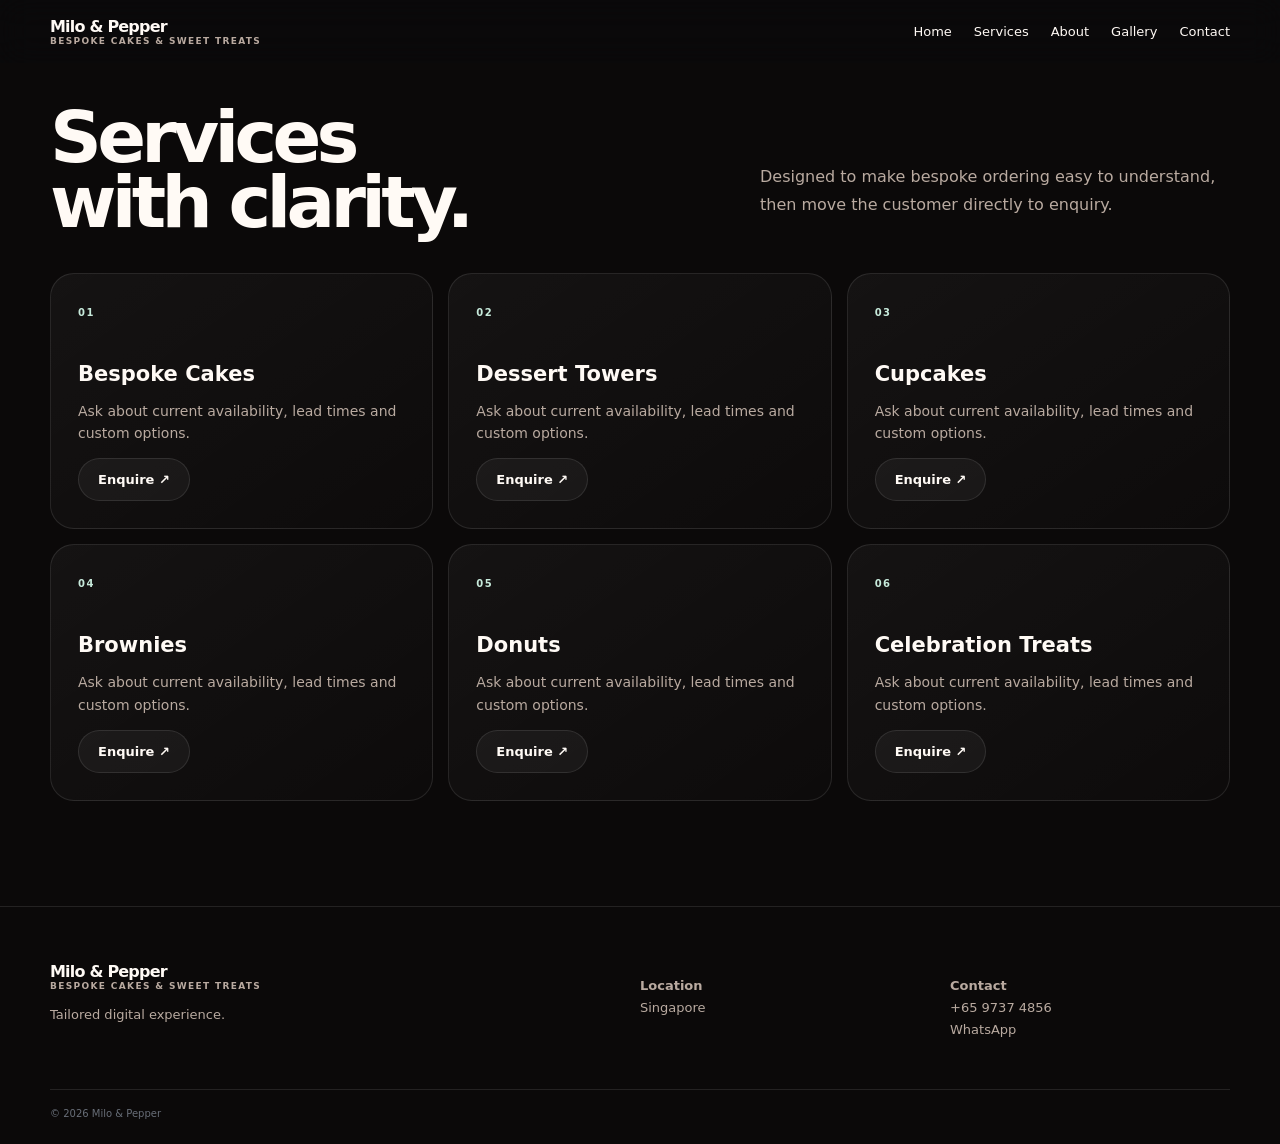
<file: services.html>
<!doctype html><html><head><meta charset="utf-8"><meta name="viewport" content="width=device-width,initial-scale=1"><title>Milo & Pepper — Services</title><link rel="stylesheet" href="styles.css"></head><body><header class="nav"><div class="wrap navin"><a class="brand" href="index.html">Milo & Pepper<small>Bespoke Cakes & Sweet Treats</small></a><nav class="links"><a href="index.html">Home</a><a href="services.html">Services</a><a href="about.html">About</a><a href="gallery.html">Gallery</a><a href="contact.html">Contact</a></nav><button class="menu">☰</button></div></header><main><section><div class="wrap"><div class="head reveal"><h2>Services<br>with clarity.</h2><p>Designed to make bespoke ordering easy to understand, then move the customer directly to enquiry.</p></div><div class="grid"><article class="card reveal"><span class="num">01</span><h3>Bespoke Cakes</h3><p>Ask about current availability, lead times and custom options.</p><a class="btn" href="https://wa.me/6597374856?text=Hi%20Milo%20%26%20Pepper%2C%20I%27d%20like%20to%20enquire." target="_blank">Enquire ↗</a></article><article class="card reveal"><span class="num">02</span><h3>Dessert Towers</h3><p>Ask about current availability, lead times and custom options.</p><a class="btn" href="https://wa.me/6597374856?text=Hi%20Milo%20%26%20Pepper%2C%20I%27d%20like%20to%20enquire." target="_blank">Enquire ↗</a></article><article class="card reveal"><span class="num">03</span><h3>Cupcakes</h3><p>Ask about current availability, lead times and custom options.</p><a class="btn" href="https://wa.me/6597374856?text=Hi%20Milo%20%26%20Pepper%2C%20I%27d%20like%20to%20enquire." target="_blank">Enquire ↗</a></article><article class="card reveal"><span class="num">04</span><h3>Brownies</h3><p>Ask about current availability, lead times and custom options.</p><a class="btn" href="https://wa.me/6597374856?text=Hi%20Milo%20%26%20Pepper%2C%20I%27d%20like%20to%20enquire." target="_blank">Enquire ↗</a></article><article class="card reveal"><span class="num">05</span><h3>Donuts</h3><p>Ask about current availability, lead times and custom options.</p><a class="btn" href="https://wa.me/6597374856?text=Hi%20Milo%20%26%20Pepper%2C%20I%27d%20like%20to%20enquire." target="_blank">Enquire ↗</a></article><article class="card reveal"><span class="num">06</span><h3>Celebration Treats</h3><p>Ask about current availability, lead times and custom options.</p><a class="btn" href="https://wa.me/6597374856?text=Hi%20Milo%20%26%20Pepper%2C%20I%27d%20like%20to%20enquire." target="_blank">Enquire ↗</a></article></div></div></section></main><footer class="footer"><div class="wrap foot"><div><div class="brand">Milo & Pepper<small>Bespoke Cakes & Sweet Treats</small></div><p>Tailored digital experience.</p></div><div><p><b>Location</b><br>Singapore</p></div><div><p><b>Contact</b><br><a href="tel:+65 9737 4856">+65 9737 4856</a><br><a href="https://wa.me/6597374856?text=Hi%20Milo%20%26%20Pepper%2C%20I%27d%20like%20to%20enquire.">WhatsApp</a></p></div></div><div class="wrap copyr">© 2026 Milo & Pepper</div></footer><script src="script.js"></script></body></html>
</file>
<file: styles.css>
:root{--bg:#0b0909;--card:#151110;--tx:#fffaf5;--mut:#b9aaa0;--line:#ffffff1a;--a:#c7eadb;--max:1180px}*{box-sizing:border-box}html{scroll-behavior:smooth}body{margin:0;background:var(--bg);color:var(--tx);font-family:Inter,system-ui,sans-serif}a{color:inherit;text-decoration:none}.wrap{width:min(calc(100% - 36px),var(--max));margin:auto}.nav{position:fixed;z-index:9;inset:0 0 auto;padding:17px 0;background:#090a0c55;backdrop-filter:blur(16px)}.navin{display:flex;justify-content:space-between;align-items:center}.brand{font-weight:850;letter-spacing:-.05em}.brand small{display:block;color:var(--mut);font-size:9px;letter-spacing:.15em;text-transform:uppercase}.links{display:flex;gap:22px;font-size:13px}.links a:hover{color:var(--a)}.menu{display:none}.hero{min-height:100svh;position:relative;display:flex;align-items:end;overflow:hidden}.hero img{position:absolute;inset:0;width:100%;height:100%;object-fit:cover;filter:brightness(.6) saturate(.82);z-index:-2}.hero:after{content:'';position:absolute;inset:0;background:linear-gradient(90deg,#050607df,#05060722 75%),linear-gradient(0deg,#090a0c,transparent 45%);z-index:-1}.hero .wrap{padding:150px 0 78px}.ey{color:var(--a);font-size:10px;letter-spacing:.2em;text-transform:uppercase;font-weight:800}.hero h1{font-size:clamp(52px,9vw,112px);line-height:.88;letter-spacing:-.075em;max-width:900px;margin:18px 0 25px}.hero p{font-size:18px;line-height:1.65;color:#d0d4da;max-width:680px}.actions{display:flex;gap:12px;flex-wrap:wrap;margin-top:28px}.btn{display:inline-flex;padding:13px 19px;border:1px solid var(--line);border-radius:999px;background:#ffffff0b;font-size:13px;font-weight:750;transition:.3s}.btn:hover{transform:translateY(-3px)}.primary{background:var(--a);color:#080a0b;border-color:var(--a)}section{padding:105px 0}.head{display:flex;justify-content:space-between;gap:30px;align-items:end;margin-bottom:38px}.head h2{font-size:clamp(40px,6vw,72px);line-height:.9;letter-spacing:-.065em;margin:0}.head p{max-width:470px;color:var(--mut);line-height:1.75}.grid{display:grid;grid-template-columns:repeat(3,1fr);gap:15px}.card{min-height:215px;border:1px solid var(--line);border-radius:24px;padding:27px;background:linear-gradient(145deg,#ffffff0b,#ffffff03);transition:.4s}.card:hover{transform:translateY(-7px);border-color:#ffffff3a}.num{font-size:10px;letter-spacing:.15em;color:var(--a);font-weight:800}.card h3{margin:42px 0 9px;font-size:21px}.card p{color:var(--mut);line-height:1.6;font-size:14px}.split{display:grid;grid-template-columns:1.05fr .95fr;gap:18px}.panel{border:1px solid var(--line);border-radius:28px;overflow:hidden;background:var(--card)}.panel img{width:100%;height:100%;min-height:430px;object-fit:cover}.copy{padding:46px}.copy h2{font-size:clamp(34px,5vw,58px);letter-spacing:-.06em;line-height:.95;margin:12px 0 20px}.copy p{color:var(--mut);line-height:1.8}.facts{display:grid;grid-template-columns:1fr 1fr;gap:15px;margin-top:30px}.fact{border-top:1px solid var(--line);padding-top:13px}.fact b{display:block;color:var(--mut);font-size:9px;letter-spacing:.15em;text-transform:uppercase;margin-bottom:6px}.gallery{display:grid;grid-template-columns:2fr 1fr 1fr;grid-auto-rows:250px;gap:12px}.gallery img{width:100%;height:100%;object-fit:cover;border-radius:19px}.gallery img:first-child{grid-row:span 2}.cta{padding:55px;border:1px solid var(--line);border-radius:30px;background:var(--card)}.cta h2{font-size:clamp(42px,7vw,82px);letter-spacing:-.07em;line-height:.9;margin:12px 0 25px}.footer{border-top:1px solid var(--line);padding:55px 0 25px}.foot{display:grid;grid-template-columns:2fr 1fr 1fr;gap:30px}.footer p{color:var(--mut);font-size:13px;line-height:1.7}.copyr{margin-top:35px;padding-top:18px;border-top:1px solid var(--line);color:#686e78;font-size:10px}.reveal{opacity:0;transform:translateY(32px);transition:.85s}.reveal.on{opacity:1;transform:none}.wipe{clip-path:inset(0 0 100% 0);transition:1s}.wipe.on{clip-path:inset(0)}@media(max-width:800px){.links{display:none}.menu{display:block}.grid,.split,.foot{grid-template-columns:1fr}.head{display:block}.gallery{grid-template-columns:1fr 1fr;grid-auto-rows:180px}.gallery img:first-child{grid-column:span 2;grid-row:span 1}.copy{padding:30px}.facts{grid-template-columns:1fr}.hero h1{font-size:clamp(51px,15vw,85px)}section{padding:75px 0}}
</file>
